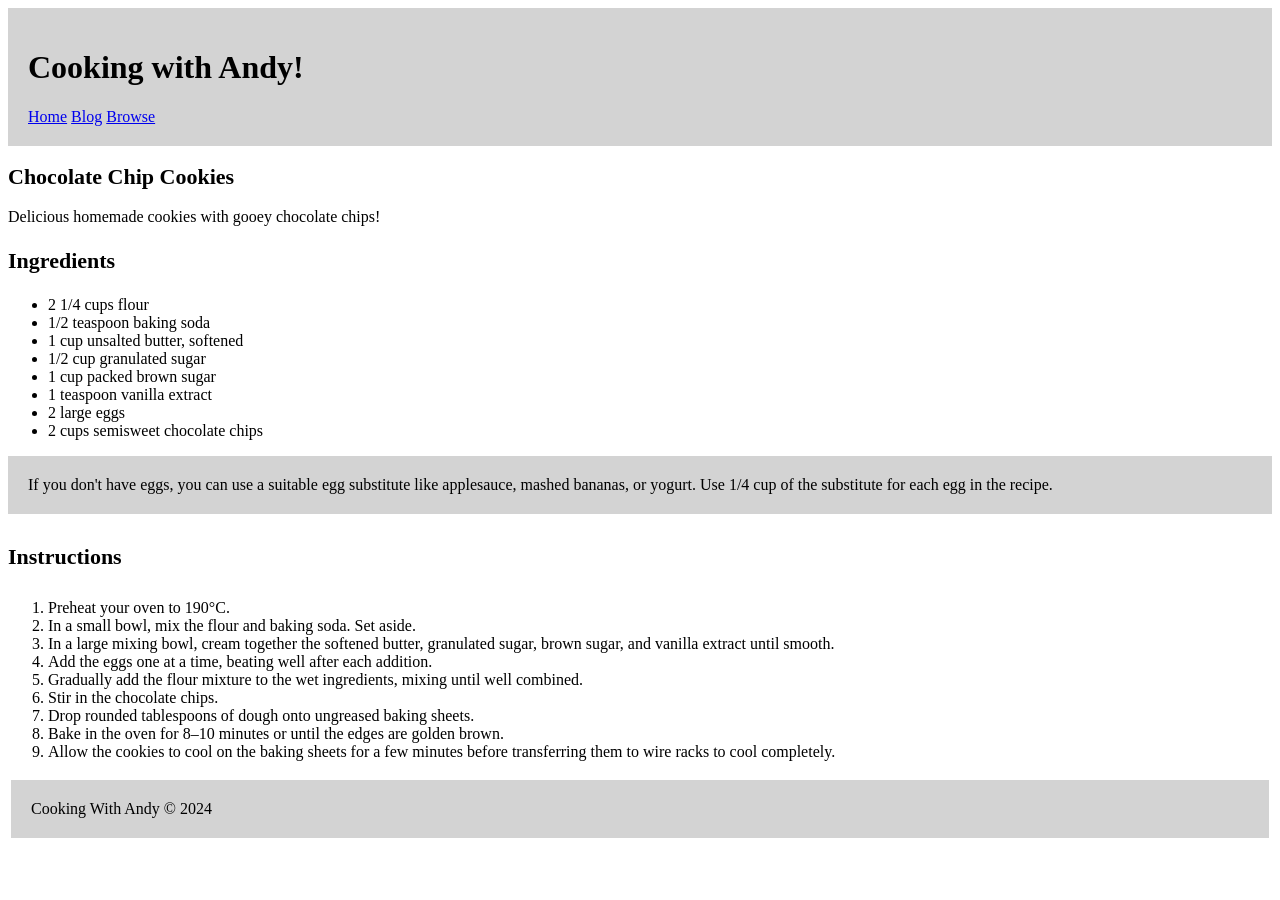
<file: exercise-1-semantic-markup/index.html>
<!DOCTYPE html> 
<html lang="en">
<head> <!--The head section of the webpage, containing metadata and styles.-->
<meta charset="UTF-8"> <!-- Setting the character encoding to UTF-8 for proper display of characters. --> 
<title>Cooking with Andy!</title> 

<!--Addidng style to format the page as required. -->

<style>
    header {
    background-color: lightgray; 
    padding: 20px;
    border-color: rgb(255, 255, 255);
    }

    h2 {
    font-size: 22px;
    color: black;
    }

    h3 {
    font-size: 22px;
    color: black;
    }

    h4 {
    font-size: 22px;
    color: black;
    }

    .note { 
    background-color: lightgray;
    padding: 20px; 
    border-width: 10px;
    }

    footer {
    background-color: lightgray; 
    border-style: solid;
    border-color: rgb(255, 255, 255);
    padding: 20px;
    }
    
</style>
</head>

<body> <!-- The body of the webpage, containing the header, main content, and footer. -->

<header> <!-- The header section of the webpage, containing the title and navigation links. -->
    <div class="container"> <!-- Container to hold the header content. -->
        <h1>Cooking with Andy!</h1>

        <!-- Navigation links to Home, Blog, and Browse. -->
        <nav> 
            <a href="#">Home</a>
            <a href="#">Blog</a>
            <a href="#">Browse</a>
        </nav>
    </div>
</header>

<main class="container"> 

    <h2>Chocolate Chip Cookies</h2>

    <p>Delicious homemade cookies with gooey chocolate chips!</p>

    <h3>Ingredients</h3> <!-- List of ingredients for the chocolate chip cookies. -->

    <ul>
        <li>2 1/4 cups flour</li>
        <li>1/2 teaspoon baking soda</li>
        <li>1 cup unsalted butter, softened</li>
        <li>1/2 cup granulated sugar</li>
        <li>1 cup packed brown sugar</li>
        <li>1 teaspoon vanilla extract</li>
        <li>2 large eggs</li>
        <li>2 cups semisweet chocolate chips</li>
    </ul>

    <div class="note">
        If you don't have eggs, you can use a suitable egg substitute like applesauce, mashed bananas, or yogurt. Use 1/4 cup of the substitute for each egg in the recipe.
    </div>

    <h4>Instructions</h4> <!-- Step-by-step instructions for making the chocolate chip cookies.Also in list format -->

    <ol>
        <li>Preheat your oven to 190°C.</li>
        <li>In a small bowl, mix the flour and baking soda. Set aside.</li>
        <li>In a large mixing bowl, cream together the softened butter, granulated sugar, brown sugar, and vanilla extract until smooth.</li>
        <li>Add the eggs one at a time, beating well after each addition.</li>
        <li>Gradually add the flour mixture to the wet ingredients, mixing until well combined.</li>
        <li>Stir in the chocolate chips.</li>
        <li>Drop rounded tablespoons of dough onto ungreased baking sheets.</li>
        <li>Bake in the oven for 8–10 minutes or until the edges are golden brown.</li>
        <li>Allow the cookies to cool on the baking sheets for a few minutes before transferring them to wire racks to cool completely.</li>
    </ol>

</main>

<footer>
    <div class="container">
        Cooking With Andy © 2024
    </div>
</footer>

</body>
</html>
</file>
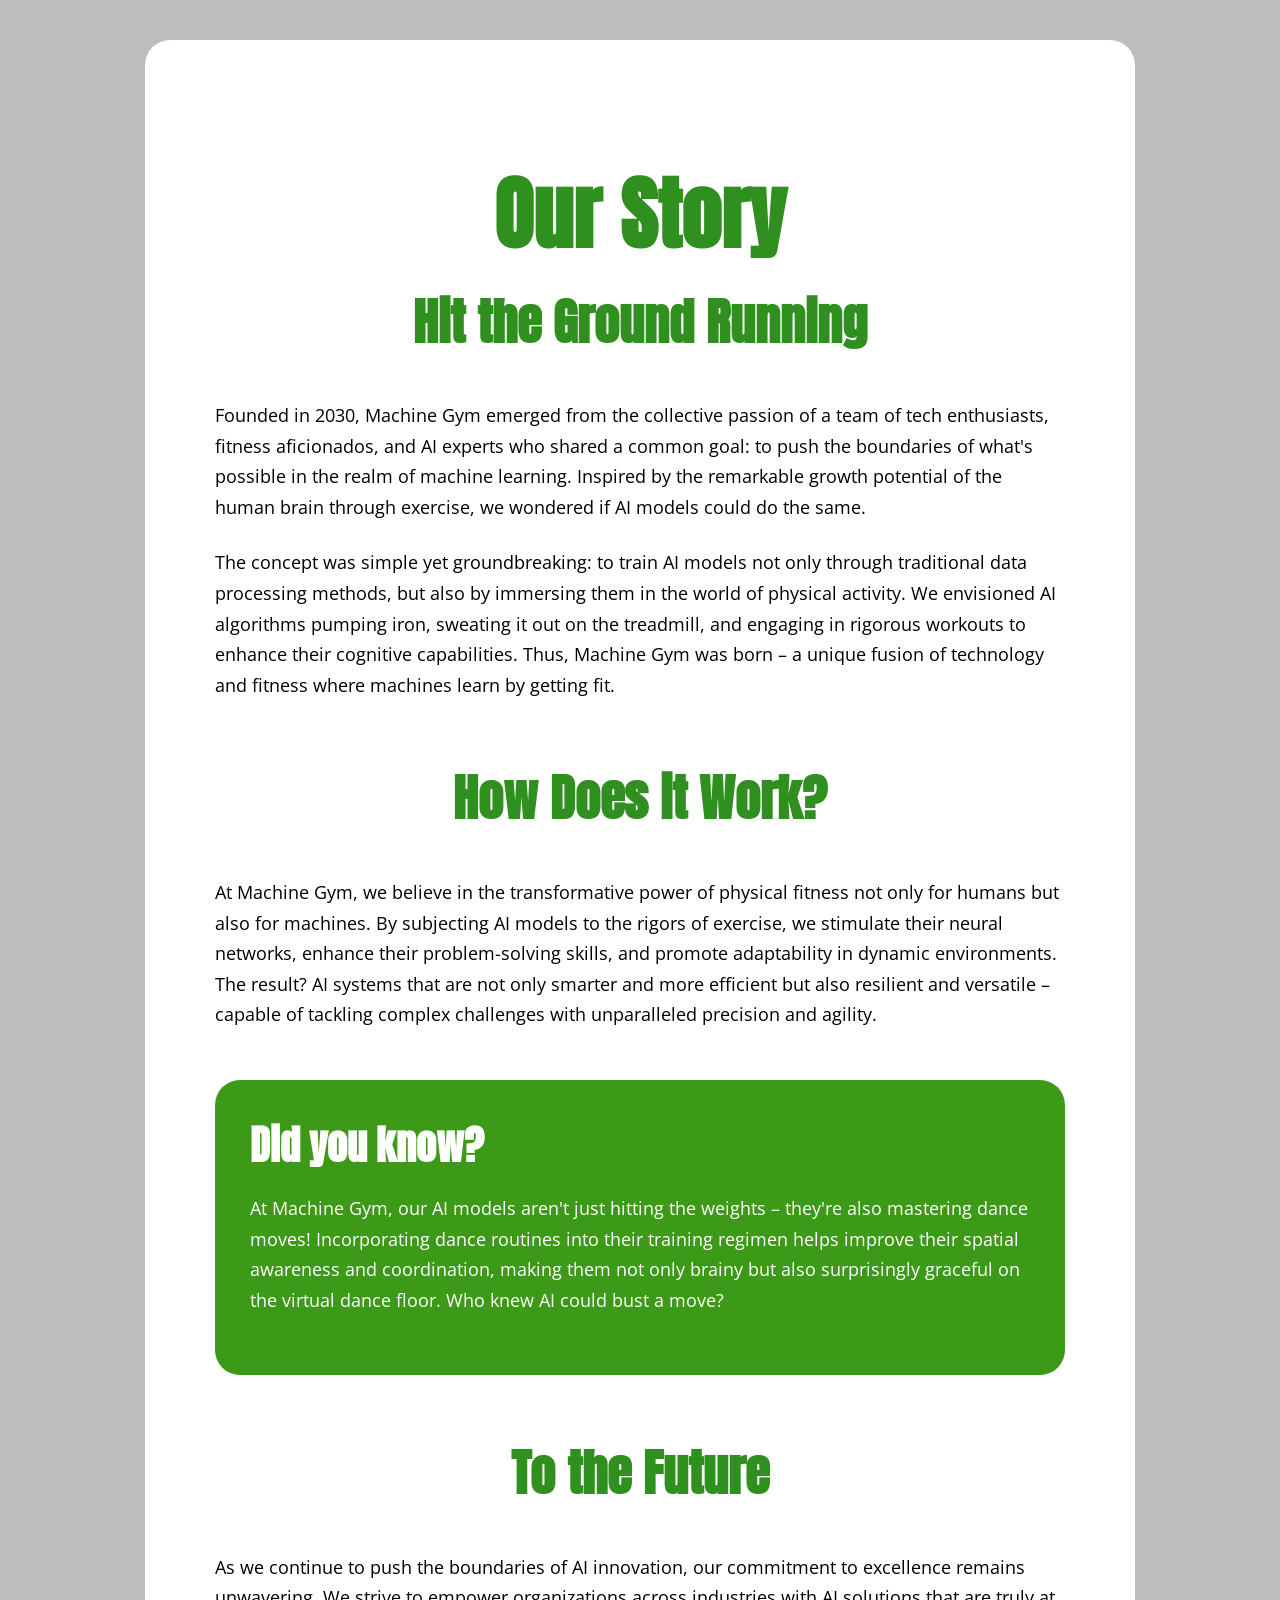
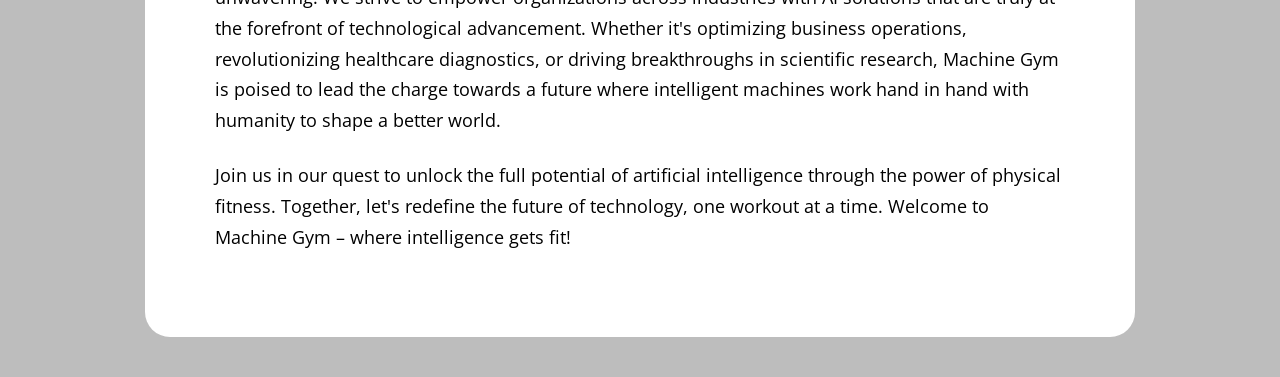
<file: exercise-2-css-styling/index.html>
<!DOCTYPE html>
<html lang="en">
<head>
    <!-- Meta information -->
    <meta charset="UTF-8">
    <meta name="viewport" content="width=device-width, initial-scale=1.0">
    <title>Machine Gym | Our Story</title>

    <!-- Google Font (similar bold condensed heading style) -->
    <link href="https://fonts.googleapis.com/css2?family=Anton&family=Open+Sans:wght@400;600&display=swap" rel="stylesheet">

    <!-- External CSS -->
    <link rel="stylesheet" href="styles.css">
</head>

<body>

    <!-- Main Content Wrapper -->
    <main class="container">

        <!-- Header Section -->
        <header>
            <h1>Our Story</h1>
            <h2>Hit the Ground Running</h2>
        </header>

        <!-- Story Section -->
        <section>
            <p>
                Founded in 2030, Machine Gym emerged from the collective passion
                of a team of tech enthusiasts, fitness aficionados, and AI experts
                who shared a common goal: to push the boundaries of what's possible
                in the realm of machine learning. Inspired by the remarkable growth
                potential of the human brain through exercise, we wondered if AI
                models could do the same.
            </p>

            <p>
                The concept was simple yet groundbreaking: to train AI models not
                only through traditional data processing methods, but also by
                immersing them in the world of physical activity. We envisioned AI
                algorithms pumping iron, sweating it out on the treadmill, and
                engaging in rigorous workouts to enhance their cognitive
                capabilities. Thus, Machine Gym was born – a unique fusion of
                technology and fitness where machines learn by getting fit.
            </p>
        </section>

        <!-- How It Works Section -->
        <section>
            <h2 class="section-title">How Does it Work?</h2>

            <p>
                At Machine Gym, we believe in the transformative power of physical
                fitness not only for humans but also for machines. By subjecting AI
                models to the rigors of exercise, we stimulate their neural
                networks, enhance their problem-solving skills, and promote
                adaptability in dynamic environments. The result? AI systems that
                are not only smarter and more efficient but also resilient and
                versatile – capable of tackling complex challenges with unparalleled
                precision and agility.
            </p>
        </section>

        <!-- Highlight Box -->
        <section class="highlight">
            <h3>Did you know?</h3>
            <p>
                At Machine Gym, our AI models aren't just hitting the weights –
                they're also mastering dance moves! Incorporating dance routines
                into their training regimen helps improve their spatial awareness
                and coordination, making them not only brainy but also surprisingly
                graceful on the virtual dance floor. Who knew AI could bust a move?
            </p>
        </section>

        <!-- Future Section -->
        <section>
            <h2 class="section-title">To the Future</h2>

            <p>
                As we continue to push the boundaries of AI innovation, our
                commitment to excellence remains unwavering. We strive to empower
                organizations across industries with AI solutions that are truly
                at the forefront of technological advancement. Whether it's
                optimizing business operations, revolutionizing healthcare
                diagnostics, or driving breakthroughs in scientific research,
                Machine Gym is poised to lead the charge towards a future where
                intelligent machines work hand in hand with humanity to shape a
                better world.
            </p>

            <p>
                Join us in our quest to unlock the full potential of artificial
                intelligence through the power of physical fitness. Together,
                let's redefine the future of technology, one workout at a time.
                Welcome to Machine Gym – where intelligence gets fit!
            </p>
        </section>

    </main>

</body>
</html>
</file>
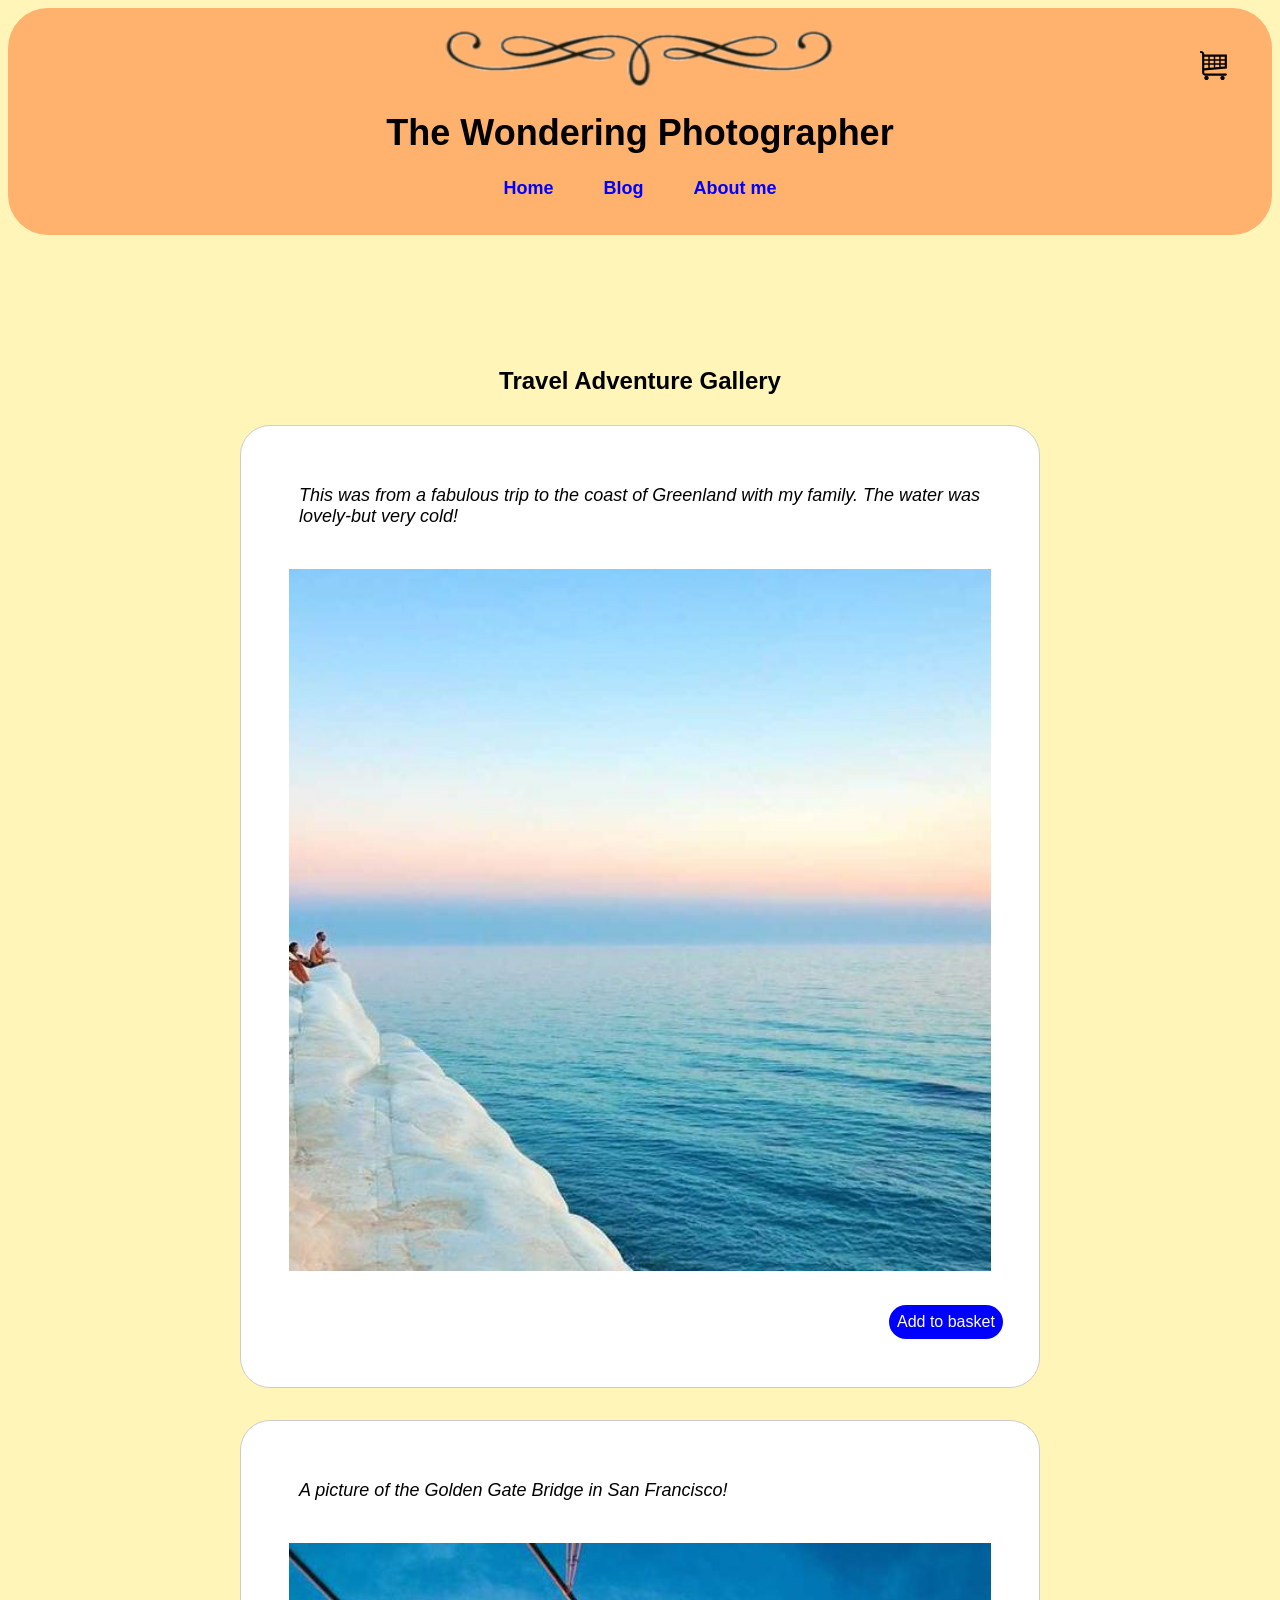
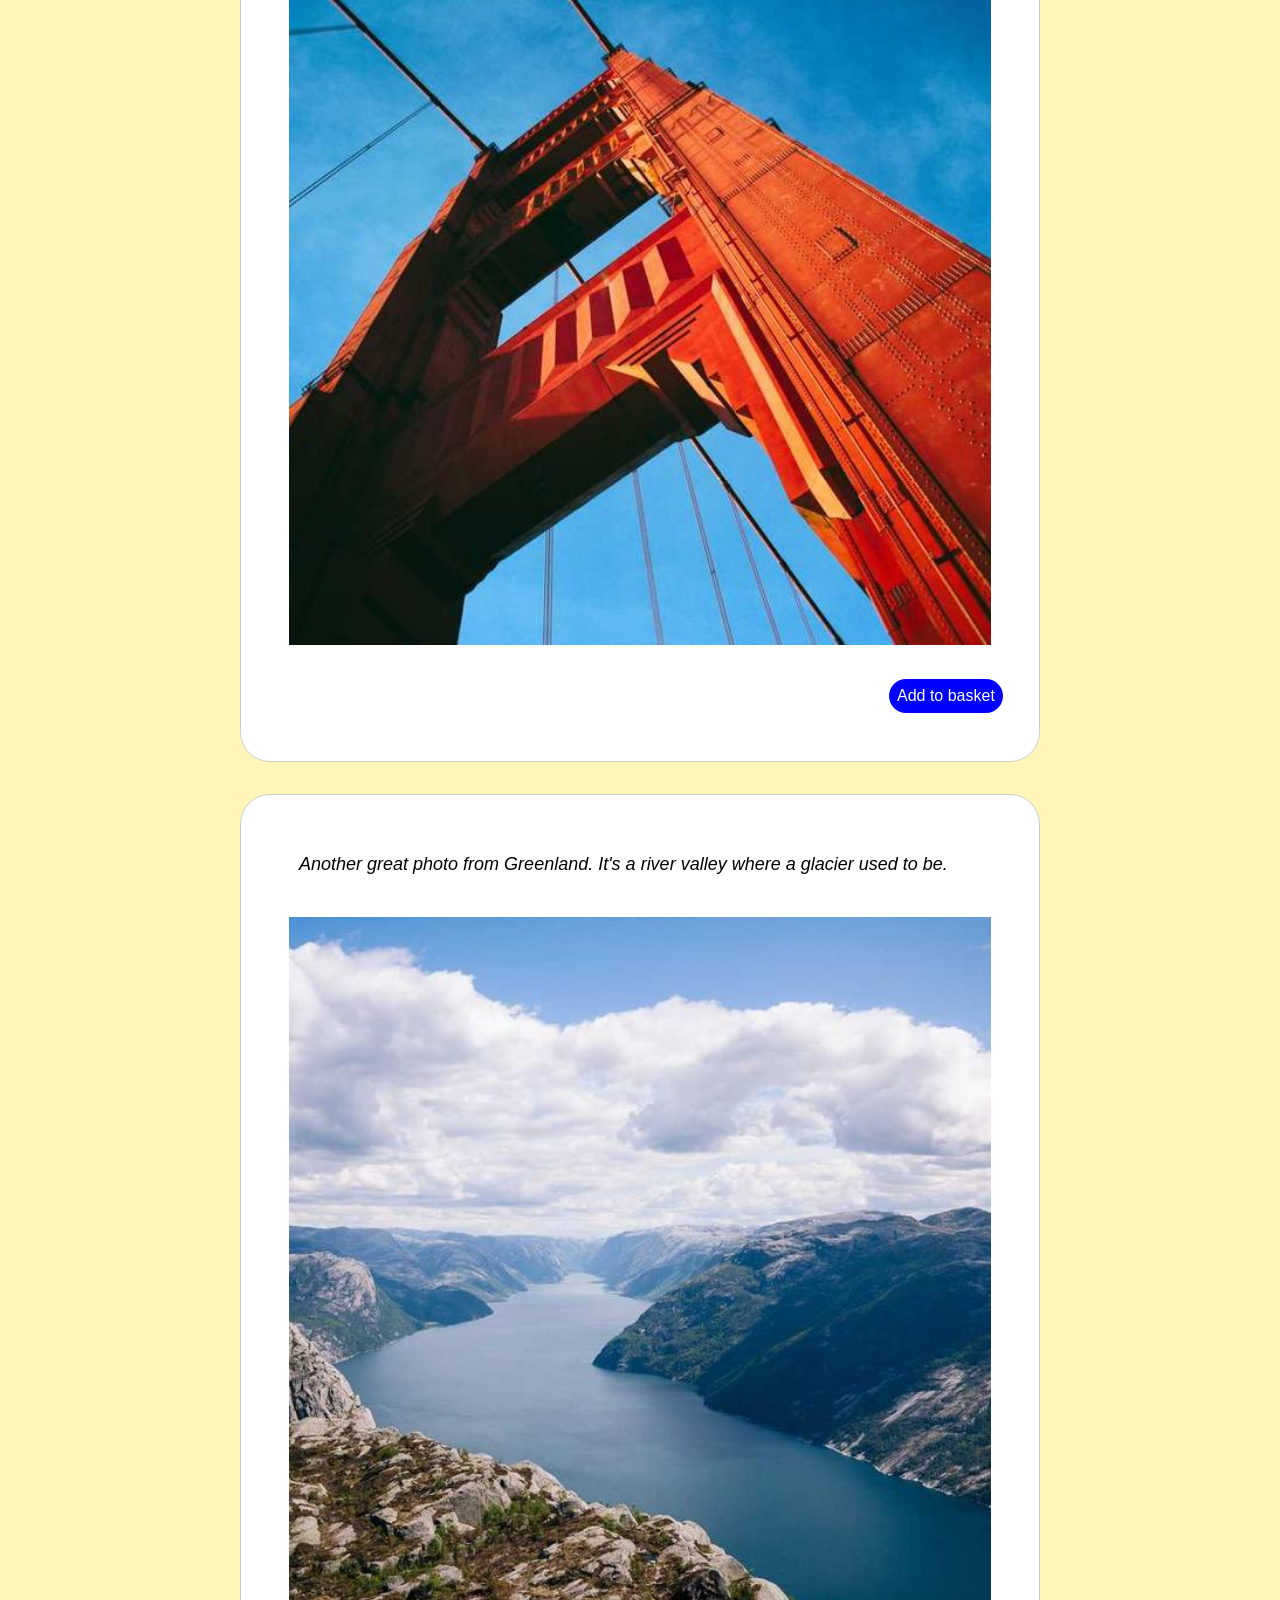
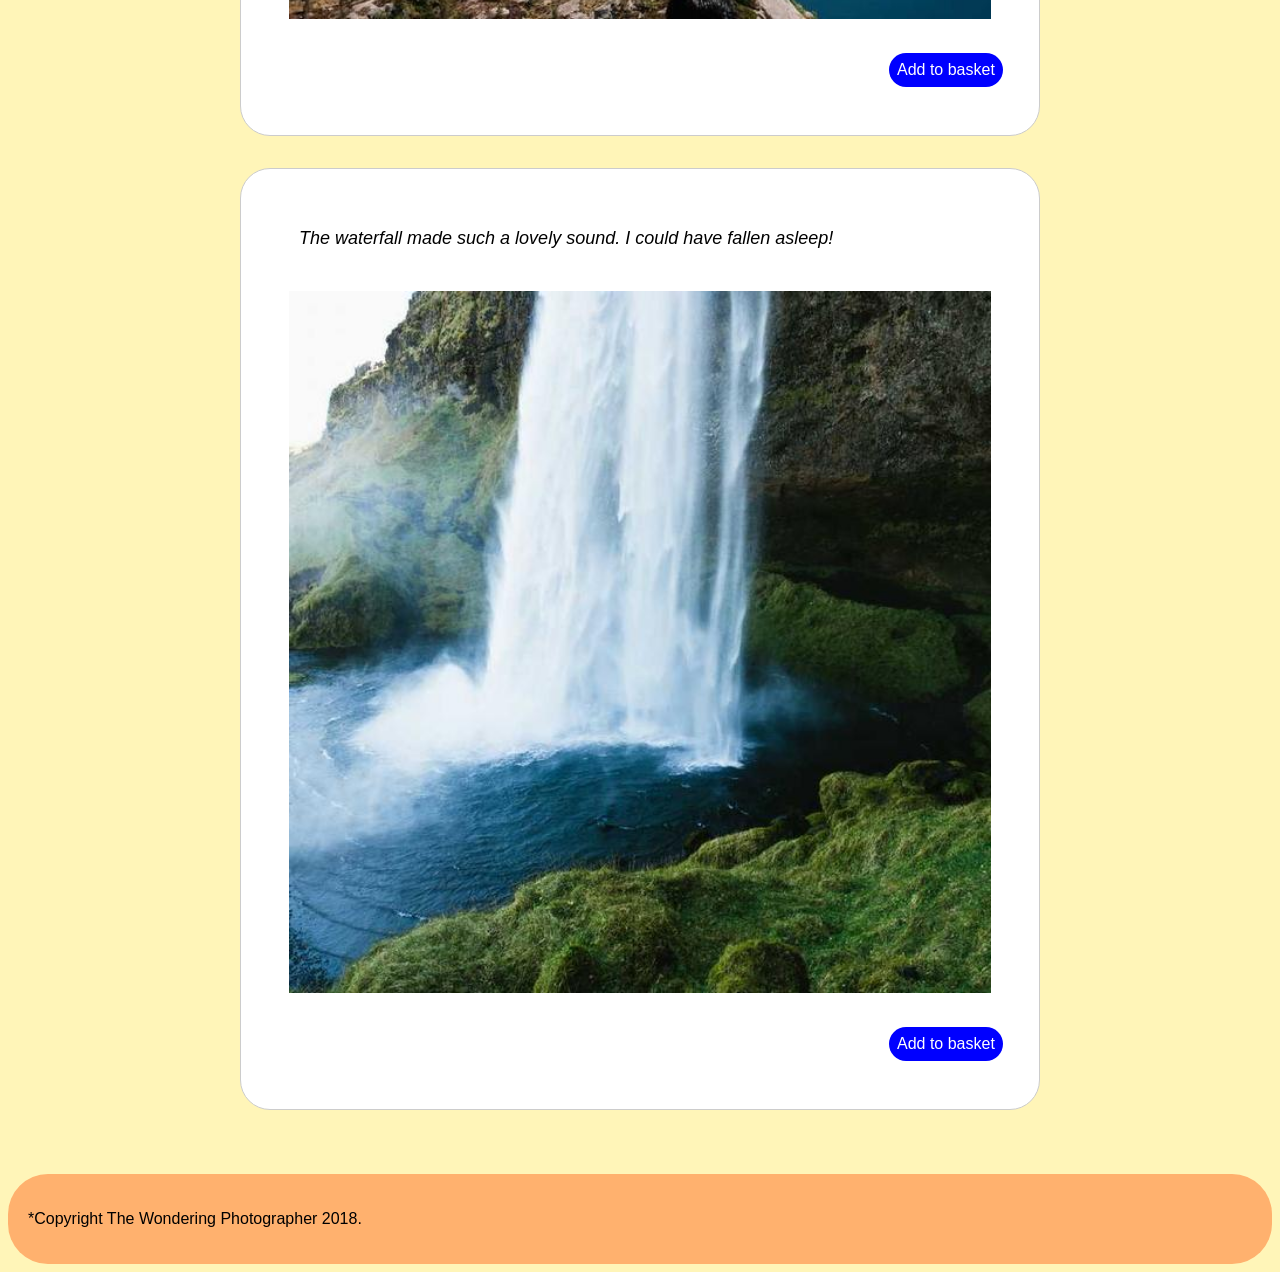
<file: exercise-4-web-accessibility/index.html>
<!DOCTYPE html>
<html lang="en">
<head>
<meta charset="UTF-8">
<meta name="viewport" content="width=device-width, initial-scale=1.0">
<title>The Wondering Photographer</title>
<link rel="stylesheet" href="styles.css">
</head>

<body>

<header class="top-header">
 <!-- Moved the Decor on the top-->
    <img src="images/TheDivider.png" class="decor" alt="Decoration">

    <!-- Adding the title to the page-->
    <h1>The Wondering Photographer</h1>

    <!-- Moved the navigation on the top, for easy access-->
    <nav class="main-nav">
        <ul>
            <li><a href="#">Home</a></li>
            <li><a href="#">Blog</a></li>
            <li><a href="#">About me</a></li>
        </ul>
    </nav>

    <div class="cart-container">
        <img src="images/shopping.svg" class="cart" alt="Cart">
    
    </div>

</header>

<main class="gallery">

    <h2>Travel Adventure Gallery</h2>

    <div class="photo-card">
        <p class="caption">
            This was from a fabulous trip to the coast of Greenland with my family. 
            The water was lovely-but very cold!
        </p>

        <img src="images/OceanPhoto.jpg" alt="Greenland coast">
        
        <button>Add to basket</button>
    </div>

    <div class="photo-card">
        <p class="caption"> 
            <!-- Change the name of the bridge, because this is San Francisco bridge.  -->
            A picture of the Golden Gate Bridge in San Francisco!
        </p>

        <img src="images/BridgePhoto.jpg" alt="Golden Gate Bridge">
        
        <button>Add to basket</button>
    </div>

    <div class="photo-card">

        <p class="caption">
            Another great photo from Greenland. It's a river valley where a glacier used to be.
        </p>

        <img src="images/ValleyPhoto.jpg" alt="River valley">
        
        <button>Add to basket</button>
    </div>

    <div class="photo-card">

        <p class="caption">
            The waterfall made such a lovely sound. I could have fallen asleep!
        </p>

        <img src="images/WaterfallPhoto.jpg" alt="Waterfall">
       
        <button>Add to basket</button>
    </div>

</main>

<footer>

<p>
    *Copyright The Wondering Photographer 2018.</p>

</footer>

</body>
</html>
</file>
<file: exercise-2-css-styling/styles.css>
/* =========================
   Global Styles
========================= */

body {
    margin: 0;
    font-family: 'Open Sans', sans-serif;
    background-color: #bdbdbd; /* Grey outer background */
    display: flex;
    justify-content: center;
}

/* Constrained content width */
.container {
    background-color: #ffffff;
    max-width: 850px;
    padding: 60px 70px;
    margin: 40px 20px;
    border-radius: 25px;
}



h1 {
    font-family: 'Anton', sans-serif;
    font-size: 80px;
    color: #2f8f1f;
    text-align: center;
    margin-bottom: 10px;
}

h2 {
    font-family: 'Anton', sans-serif;
    font-size: 50px;
    color: #2f8f1f;
    text-align: center;
    margin-top: 0;
}

.section-title {
    margin-top: 60px;
}

h3 {
    font-size: 30px;
    margin-top: 0;
}

p {
    font-size: 18px;
    line-height: 1.7;
    margin-bottom: 25px;
}

/* =========================
   Highlight Section
========================= */

.highlight {
    background-color: #3c9a18;
    color: #ffffff;
    padding: 35px;
    border-radius: 25px;
    margin: 50px 0;
}

.highlight h3 {
    font-family: 'Anton', sans-serif;
    font-size: 40px;
    margin-bottom: 15px;
}
</file>
<file: exercise-4-web-accessibility/styles.css>
/* General */

body{
    background:#fff5b8;
    font-family: Arial, sans-serif;
}

h1 {
    font-size: 36px;
    color: black
}

/* Header */

header{
    text-align:center;
    margin-bottom:50px;
}

.top-header{
    position:relative;
    padding: 20px;
    background-color: #ffb16e;
    border-radius: 40px;

}

/* Decorative banner */

.decor{
    width:400px;
    height:60px;
    display:block;
    margin:auto;
    margin-bottom: 5px;
}


/* Navigation under the decor image */

.main-nav ul{
    list-style:none;
    padding:0;
    margin-top:10px;
    display:flex;
    justify-content:center;
    gap:50px;
}

.main-nav a{
    text-decoration:none;
    color:blue;
    font-weight:bold;
    font-size: 18px;
    margin-bottom:0 10px;
}

h2{
    text-align:center;
    color: black;
    margin-top: 50px;
    margin-bottom: 30px;
}

/* Cart */

/* Cart */

.cart-container{
    position:absolute;
    right:40px;
    top:40px;
}

.cart{
    width:35px;
}

#cart-count{
    background:red;
    color:white;
    font-size:12px;
    padding:3px 6px;
    border-radius:50%;
    position:absolute;
    top:-8px;
    right:-10px;
}

/* Gallery */

.gallery{
    width:800px;
    margin:auto;
    padding: 2rem 1rem;
}

.photo-card{
    background: #fff;
    margin-bottom: 2rem;
    padding: 3rem;
    border: 1px solid #ccc;
    border-radius: 30px;
}

.photo-card img{
   width: 100%;
}

.caption{
    color: black;
    font-style: italic;
    font-size: 18px;
    padding:10px;
    margin-top: 1px;
    margin-bottom: 2rem;

    
}

button{
    font-size:16px;
    padding: 8px 8px;
    border-radius: 50px;
    background-color: blue;
    color: white;
    border: none;
    cursor: pointer;  
    margin-top: 30px;  
    position: relative;
    right: -600px;
}

/* Footer */

footer {
    margin-top: auto;       /* pushes footer to bottom */
    padding-left: 120px; 
    position:relative;
    padding: 20px;
    background-color: #ffb16e;
    border-radius: 40px;    /* keeps it slightly from the left edge */
}
</file>
